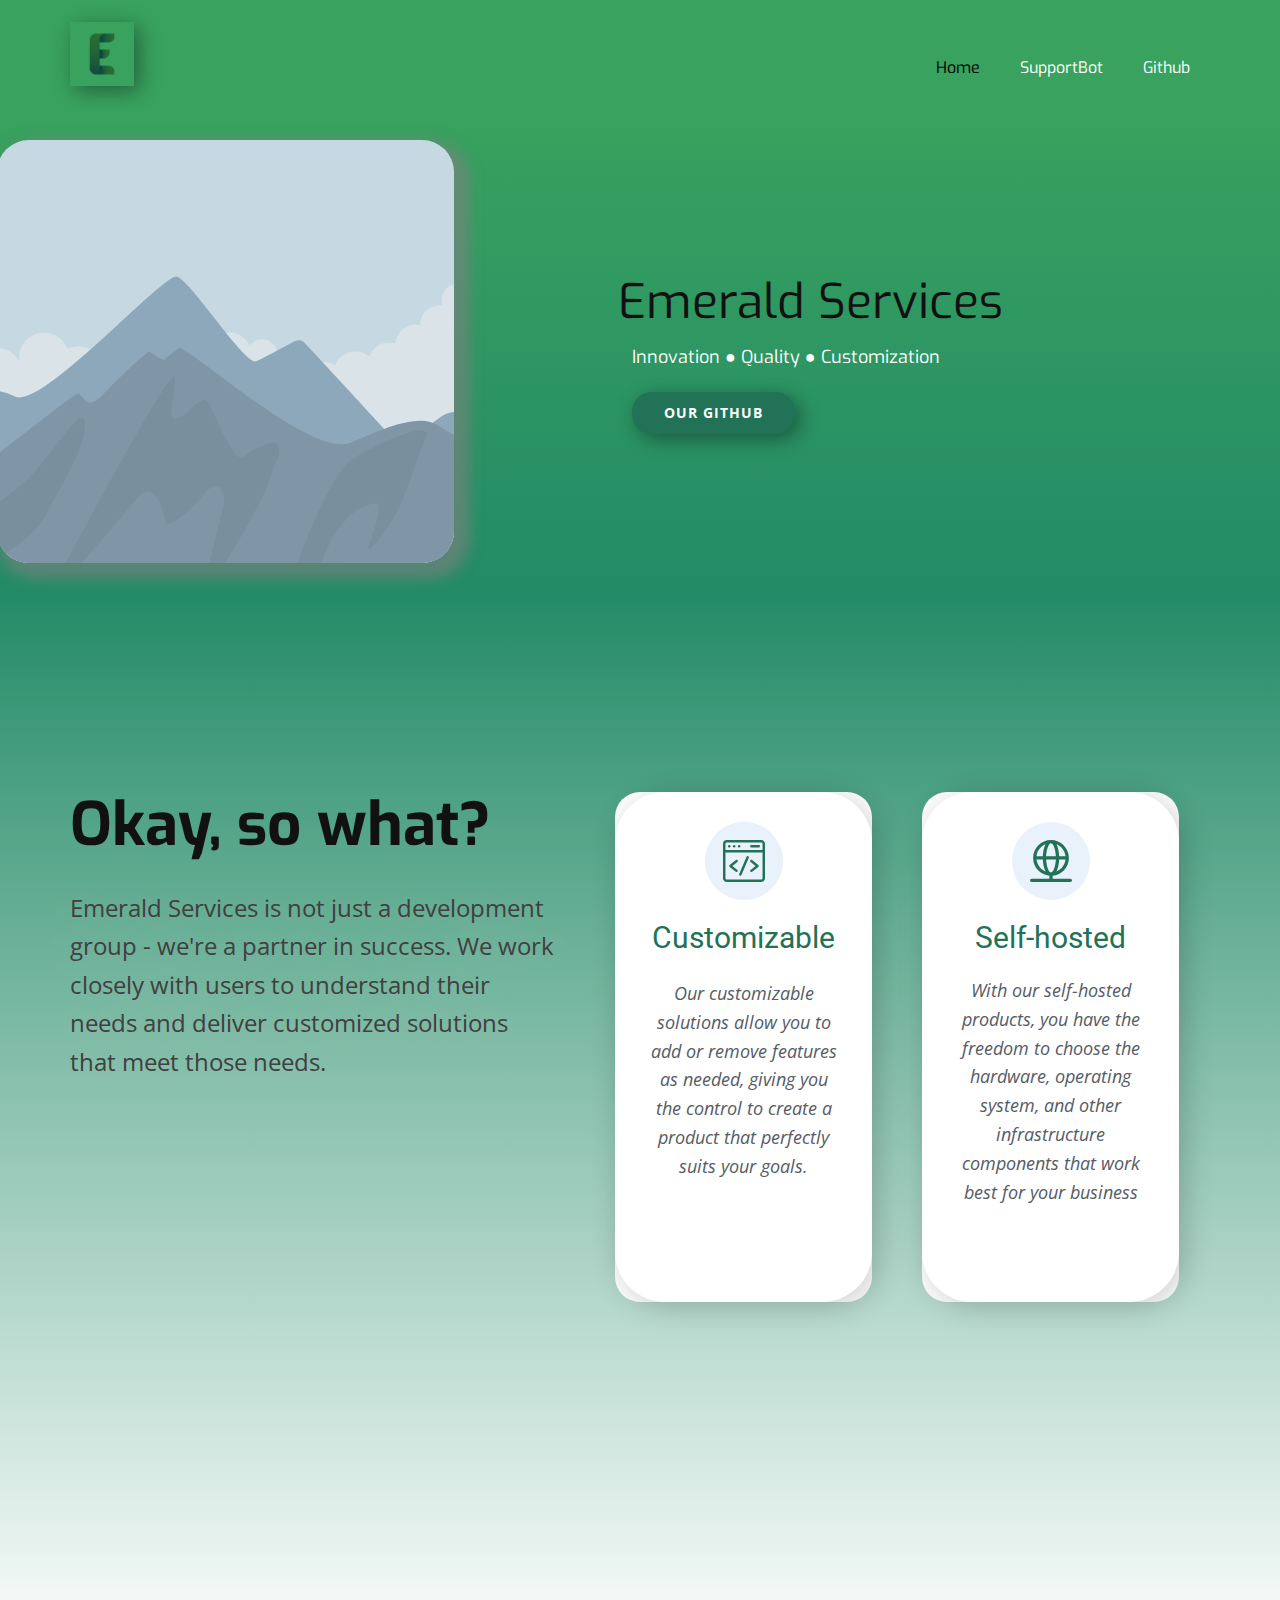
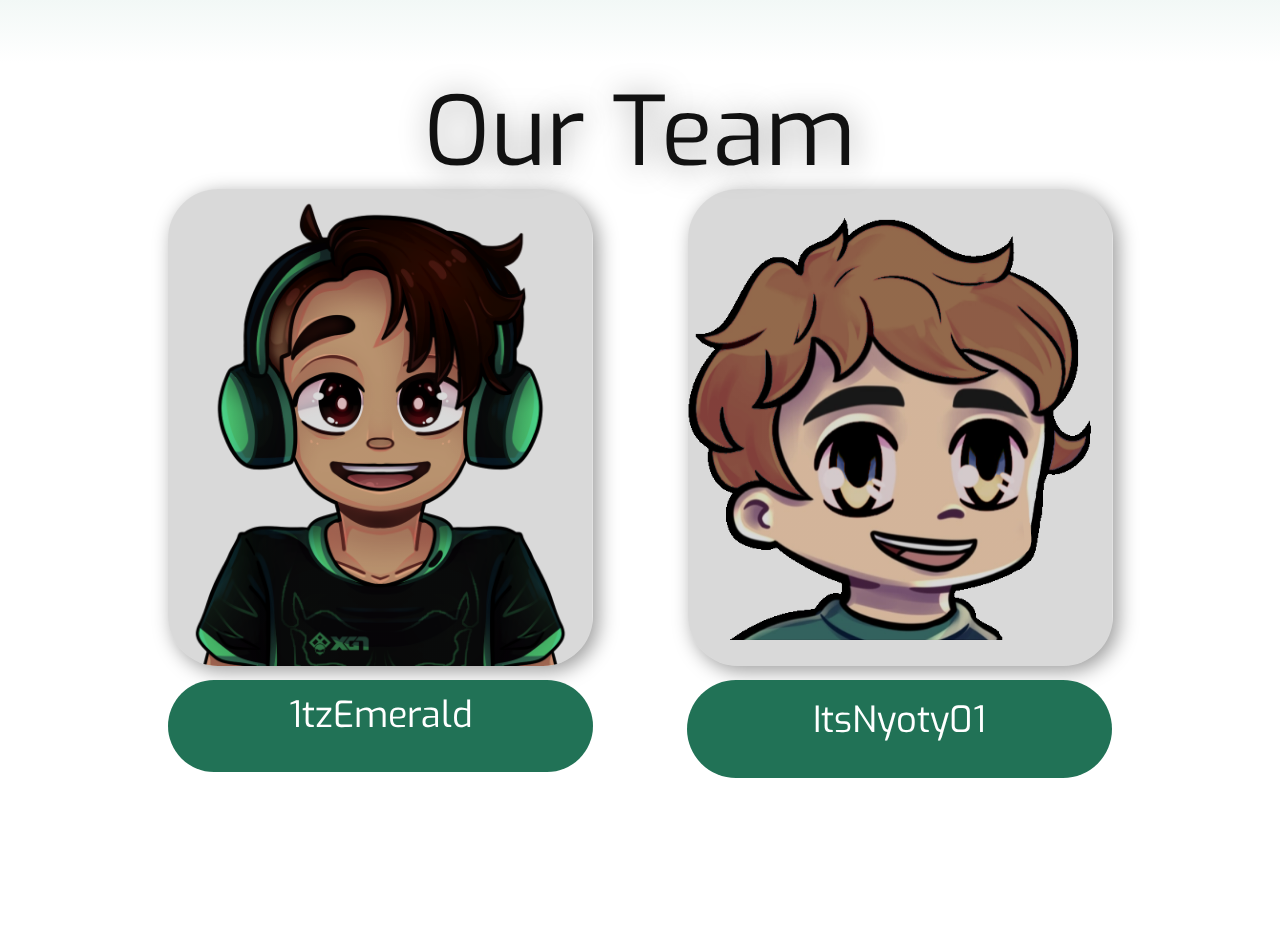
<file: index.html>
<!DOCTYPE html>
<html style="font-size: 16px;" lang="en"><head>
    <meta name="viewport" content="width=device-width, initial-scale=1.0">
    <meta charset="utf-8">
    <meta name="keywords" content="SupportBot Emerald Services Development Discord.js discordbot">
    <meta name="description" content="">
    <title>Home</title>
    <link rel="stylesheet" href="nicepage.css" media="screen">
<link rel="stylesheet" href="Home.css" media="screen">
    <script class="u-script" type="text/javascript" src="jquery.js" defer=""></script>
    <script class="u-script" type="text/javascript" src="nicepage.js" defer=""></script>    
    <link id="u-theme-google-font" rel="stylesheet" href="https://fonts.googleapis.com/css?family=Roboto:100,100i,300,300i,400,400i,500,500i,700,700i,900,900i|Open+Sans:300,300i,400,400i,500,500i,600,600i,700,700i,800,800i">
    <link id="u-page-google-font" rel="stylesheet" href="https://fonts.googleapis.com/css?family=Ubuntu:300,300i,400,400i,500,500i,700,700i">
    <link rel="preconnect" href="https://fonts.googleapis.com">
    <link rel="preconnect" href="https://fonts.gstatic.com" crossorigin>
    <link href="https://fonts.googleapis.com/css2?family=Exo:ital,wght@1,900&display=swap" rel="stylesheet">
    
    
    
    
    <script type="application/ld+json">{
		"@context": "http://schema.org",
		"@type": "Organization",
		"name": "",
		"logo": "images/EmeraldGFX_Logo_TP.png"
}</script>
    <meta name="theme-color" content="#478ac9">
    <meta property="og:title" content="Home">
    <meta property="og:type" content="website">
  <meta data-intl-tel-input-cdn-path="intlTelInput/" /></head>
  <body class="u-body u-xl-mode" data-lang="nl"><header class="u-clearfix u-custom-color-1 u-header u-header" id="sec-3be1"><div class="u-clearfix u-sheet u-sheet-1">
        <a href="index.html" class="u-image u-logo u-image-1" data-image-width="1080" data-image-height="1080">
          <img src="images/EmeraldGFX_Logo_TP.png" class="u-logo-image u-logo-image-1">
        </a>
        <nav class="u-menu u-menu-one-level u-offcanvas u-menu-1">
          <div class="menu-collapse u-custom-font u-font-ubuntu" style="font-size: 1rem; letter-spacing: 0px;">
            <a class="u-button-style u-custom-border-radius u-custom-left-right-menu-spacing u-custom-padding-bottom u-custom-text-active-color u-custom-text-shadow u-custom-text-shadow-blur u-custom-text-shadow-color u-custom-text-shadow-transparency u-custom-text-shadow-x u-custom-text-shadow-y u-custom-top-bottom-menu-spacing u-nav-link u-text-active-palette-1-base u-text-hover-palette-2-base" href="#">
              <svg class="u-svg-link" viewBox="0 0 24 24"><use xmlns:xlink="http://www.w3.org/1999/xlink" xlink:href="#menu-hamburger"></use></svg>
              <svg class="u-svg-content" version="1.1" id="menu-hamburger" viewBox="0 0 16 16" x="0px" y="0px" xmlns:xlink="http://www.w3.org/1999/xlink" xmlns="http://www.w3.org/2000/svg"><g><rect y="1" width="16" height="2"></rect><rect y="7" width="16" height="2"></rect><rect y="13" width="16" height="2"></rect>
</g></svg>
            </a>
          </div>
          <div class="u-custom-menu u-nav-container">
            <ul class="u-custom-font u-font-ubuntu u-nav u-unstyled u-nav-1"><li class="u-nav-item"><a class="u-button-style u-nav-link u-text-active-black u-text-hover-palette-2-base" href="Home.html" style="padding: 10px 20px;">Home</a>
</li><li class="u-nav-item"><a class="u-button-style u-nav-link u-text-active-black u-text-hover-palette-2-base" href="SupportBot.html" style="padding: 10px 20px;">SupportBot</a>
</li><li class="u-nav-item"><a class="u-button-style u-nav-link u-text-active-black u-text-hover-palette-2-base" href="https://github.com/Emerald-Services/SupportBot" target="_blank" style="padding: 10px 20px;">Github</a>
</li></ul>
          </div>
          <div class="u-custom-menu u-nav-container-collapse">
            <div class="u-black u-container-style u-inner-container-layout u-opacity u-opacity-95 u-sidenav">
              <div class="u-inner-container-layout u-sidenav-overflow">
                <div class="u-menu-close"></div>
                <ul class="u-align-center u-nav u-popupmenu-items u-unstyled u-nav-2"><li class="u-nav-item"><a class="u-button-style u-nav-link" href="Home.html">Home</a>
</li><li class="u-nav-item"><a class="u-button-style u-nav-link" href="SupportBot.html">SupportBot</a>
</li><li class="u-nav-item"><a class="u-button-style u-nav-link" href="https://github.com/Emerald-Services/SupportBot" target="_blank">Github</a>
</li></ul>
              </div>
            </div>
            <div class="u-black u-menu-overlay u-opacity u-opacity-70"></div>
          </div>
        </nav>
      </div></header>
    <section class="u-clearfix u-gradient u-section-1" id="sec-ce3c">
      <div class="u-clearfix u-sheet u-sheet-1">
        <img class="u-align-left u-image u-image-round u-radius-32 u-image-1" data-image-width="2000" data-image-height="1333" src="[data-uri]">
        <h2 class="u-custom-font u-font-ubuntu u-text u-text-default u-text-1">Emerald Services</h2>
        <p class="u-custom-font u-font-ubuntu u-text u-text-default u-text-2"> Innovation ● Quality ● Customization</p>
        <a href="" class="u-border-none u-btn u-btn-round u-button-style u-custom-color-3 u-radius-20 u-btn-1">Our github</a>
      </div>
    </section>
    <section class="u-align-center u-clearfix u-gradient u-section-2" id="carousel_ff1e">
      <div class="u-clearfix u-sheet u-sheet-1">
        <div class="u-align-left u-container-style u-group u-shape-rectangle u-group-1">
          <div class="u-container-layout u-container-layout-1">
            <h1 class="u-custom-font u-font-ubuntu u-text u-text-default u-text-1">Okay, so what?</h1>
            <p class="u-text u-text-grey-75 u-text-2"> Emerald Services is not just a development group - we're a partner in success. We work closely with users to understand their needs and deliver customized solutions that meet those needs.</p>
          </div>
        </div>
        <div class="u-clearfix u-expanded-width-sm u-expanded-width-xs u-gutter-50 u-layout-wrap u-layout-wrap-1">
          <div class="u-gutter-0 u-layout">
            <div class="u-layout-row">
              <div class="u-size-30">
                <div class="u-layout-col">
                  <div class="u-align-center u-container-style u-layout-cell u-radius-50 u-shape-round u-size-60 u-white u-layout-cell-1">
                    <div class="u-container-layout u-container-layout-2"><span class="u-icon u-icon-circle u-palette-1-light-3 u-text-custom-color-3 u-icon-1"><svg class="u-svg-link" preserveAspectRatio="xMidYMin slice" viewBox="0 0 512 512" style=""><use xmlns:xlink="http://www.w3.org/1999/xlink" xlink:href="#svg-f542"></use></svg><svg class="u-svg-content" viewBox="0 0 512 512" id="svg-f542"><path d="m467 1h-422c-24.813 0-45 20.187-45 45v420c0 24.813 20.187 45 45 45h422c24.813 0 45-20.187 45-45v-420c0-24.813-20.187-45-45-45zm-422 30h422c8.271 0 15 6.729 15 15v75h-452v-75c0-8.271 6.729-15 15-15zm422 450h-422c-8.271 0-15-6.729-15-15v-315h452v315c0 8.271-6.729 15-15 15z"></path><path d="m306.909 197.213c-7.614-3.263-16.433.264-19.696 7.878l-90 210c-3.264 7.614.264 16.433 7.878 19.696 7.617 3.264 16.434-.266 19.696-7.878l90-210c3.264-7.615-.264-16.433-7.878-19.696z"></path><path d="m177.713 246.629c-5.176-6.469-14.617-7.517-21.083-2.342l-75 60c-7.499 5.997-7.504 17.424 0 23.426l75 60c6.469 5.176 15.91 4.126 21.083-2.342 5.175-6.469 4.127-15.909-2.343-21.083l-60.358-48.288 60.358-48.287c6.47-5.175 7.518-14.614 2.343-21.084z"></path><path d="m430.37 304.287-75-60c-6.469-5.176-15.909-4.127-21.083 2.342-5.175 6.469-4.127 15.909 2.343 21.083l60.358 48.288-60.358 48.287c-6.47 5.175-7.518 14.614-2.343 21.083 5.182 6.476 14.623 7.512 21.083 2.342l75-60c7.499-5.997 7.504-17.423 0-23.425z"></path><circle cx="76" cy="76" r="15"></circle><circle cx="136" cy="76" r="15"></circle><circle cx="196" cy="76" r="15"></circle><path d="m346 91h90c8.284 0 15-6.716 15-15s-6.716-15-15-15h-90c-8.284 0-15 6.716-15 15s6.716 15 15 15z"></path></svg></span><span class="u-icon u-icon-circle u-palette-1-light-3 u-text-custom-color-3 u-icon-2"><svg class="u-svg-link" preserveAspectRatio="xMidYMin slice" viewBox="0 0 512 512" style=""><use xmlns:xlink="http://www.w3.org/1999/xlink" xlink:href="#svg-0413"></use></svg><svg class="u-svg-content" viewBox="0 0 512 512" id="svg-0413"><path d="m467 1h-422c-24.813 0-45 20.187-45 45v420c0 24.813 20.187 45 45 45h422c24.813 0 45-20.187 45-45v-420c0-24.813-20.187-45-45-45zm-422 30h422c8.271 0 15 6.729 15 15v75h-452v-75c0-8.271 6.729-15 15-15zm422 450h-422c-8.271 0-15-6.729-15-15v-315h452v315c0 8.271-6.729 15-15 15z"></path><path d="m306.909 197.213c-7.614-3.263-16.433.264-19.696 7.878l-90 210c-3.264 7.614.264 16.433 7.878 19.696 7.617 3.264 16.434-.266 19.696-7.878l90-210c3.264-7.615-.264-16.433-7.878-19.696z"></path><path d="m177.713 246.629c-5.176-6.469-14.617-7.517-21.083-2.342l-75 60c-7.499 5.997-7.504 17.424 0 23.426l75 60c6.469 5.176 15.91 4.126 21.083-2.342 5.175-6.469 4.127-15.909-2.343-21.083l-60.358-48.288 60.358-48.287c6.47-5.175 7.518-14.614 2.343-21.084z"></path><path d="m430.37 304.287-75-60c-6.469-5.176-15.909-4.127-21.083 2.342-5.175 6.469-4.127 15.909 2.343 21.083l60.358 48.288-60.358 48.287c-6.47 5.175-7.518 14.614-2.343 21.083 5.182 6.476 14.623 7.512 21.083 2.342l75-60c7.499-5.997 7.504-17.423 0-23.425z"></path><circle cx="76" cy="76" r="15"></circle><circle cx="136" cy="76" r="15"></circle><circle cx="196" cy="76" r="15"></circle><path d="m346 91h90c8.284 0 15-6.716 15-15s-6.716-15-15-15h-90c-8.284 0-15 6.716-15 15s6.716 15 15 15z"></path></svg></span>
                      <h3 class="u-text u-text-custom-color-3 u-text-default u-text-3">Customizable</h3>
                      <p class="u-text u-text-palette-5-dark-2 u-text-4"> Our customizable solutions allow you to add or remove features as needed, giving you the control to create a product that perfectly suits your goals.</p>
                    </div>
                  </div>
                </div>
              </div>
              <div class="u-size-30">
                <div class="u-layout-col">
                  <div class="u-align-center u-container-style u-layout-cell u-radius-50 u-shape-round u-size-60 u-white u-layout-cell-2">
                    <div class="u-container-layout u-container-layout-3"><span class="u-icon u-icon-circle u-palette-1-light-3 u-text-custom-color-3 u-icon-3"><svg class="u-svg-link" preserveAspectRatio="xMidYMin slice" viewBox="0 0 512 512" style=""><use xmlns:xlink="http://www.w3.org/1999/xlink" xlink:href="#svg-e131"></use></svg><svg class="u-svg-content" viewBox="0 0 512 512" id="svg-e131"><path d="m492 472h-216v-36.914062c109.730469-9.914063 198-102.0625 198-217.085938 0-120.480469-97.5-218-218-218-120.480469 0-218 97.5-218 218 0 58.230469 22.675781 112.976562 63.851562 154.148438 36.421876 36.425781 83.46875 58.359374 134.148438 62.9375v36.914062h-216c-11.046875 0-20 8.953125-20 20s8.953125 20 20 20h472c11.046875 0 20-8.953125 20-20s-8.953125-20-20-20zm-59.128906-274h-77.261719c-1.832031-47.128906-10.902344-103.070312-32.40625-144.816406 59.027344 24.160156 102.289063 79.132812 109.667969 144.816406zm-77.261719 40h77.261719c-7.378906 65.683594-50.640625 120.65625-109.667969 144.816406 21.519531-41.777344 30.578125-97.742187 32.40625-144.816406zm-99.609375-198c38.996094 0 57.757812 114.359375 59.582031 158h-119.164062c2.320312-55.503906 23.808593-158 59.582031-158zm-176.871094 198h77.261719c1.832031 47.132812 10.902344 103.070312 32.40625 144.816406-59.027344-24.160156-102.289063-79.132812-109.667969-144.816406zm77.261719-40h-77.261719c7.378906-65.683594 50.640625-120.65625 109.667969-144.816406-21.523437 41.777344-30.578125 97.746094-32.40625 144.816406zm99.609375 198c-38.996094 0-57.757812-114.359375-59.582031-158h119.160156c-2.308594 55.320312-23.777344 158-59.578125 158zm0 0"></path></svg></span>
                      <h3 class="u-text u-text-custom-color-3 u-text-default u-text-5">Self-hosted</h3>
                      <p class="u-text u-text-palette-5-dark-2 u-text-6"> With our self-hosted products, you have the freedom to choose the hardware, operating system, and other infrastructure components that work best for your business</p>
                    </div>
                  </div>
                </div>
              </div>
            </div>
          </div>
        </div>
      </div>
    </section>
    <section class="u-clearfix u-section-3" id="sec-f8dd">
      <div class="u-clearfix u-sheet u-sheet-1">
        <h1 class="u-align-center u-custom-font u-font-ubuntu u-text u-text-default u-title u-text-1">Our Team</h1>
        <div class="u-expanded-width-md u-expanded-width-sm u-expanded-width-xs u-list u-list-1">
          <div class="u-repeater u-repeater-1">
            <div class="u-container-style u-image u-list-item u-radius-50 u-repeater-item u-shading u-image-1" data-image-width="1000" data-image-height="1000" data-animation-name="pulse" data-animation-duration="1000" data-animation-direction="" data-animation-delay="0">
              <div class="u-container-layout u-similar-container u-container-layout-1"></div>
            </div>
            <div class="u-container-style u-image u-image-contain u-list-item u-radius-50 u-repeater-item u-shading u-image-2" data-image-width="533" data-image-height="533" data-animation-name="pulse" data-animation-duration="1000" data-animation-direction="" data-animation-delay="0">
              <div class="u-container-layout u-similar-container u-container-layout-2"></div>
            </div>
          </div>
        </div>
        <div class="u-container-style u-custom-color-3 u-expanded-width-xs u-group u-radius-50 u-shape-round u-group-1">
          <div class="u-container-layout u-valign-middle-md u-valign-middle-sm u-valign-middle-xs u-container-layout-3">
            <h3 class="u-align-center u-custom-font u-font-ubuntu u-text u-text-default u-text-2">1tzEmerald<br>
            </h3>
          </div>
        </div>
        <div class="u-container-style u-custom-color-3 u-expanded-width-xs u-group u-radius-50 u-shape-round u-group-2">
          <div class="u-container-layout u-valign-top-md u-valign-top-sm u-valign-top-xs u-container-layout-4">
            <h3 class="u-align-center u-custom-font u-font-ubuntu u-text u-text-default u-text-3">ItsNyoty01</h3>
          </div>
        </div>
      </div>
    </section>
</body></html>
</file>
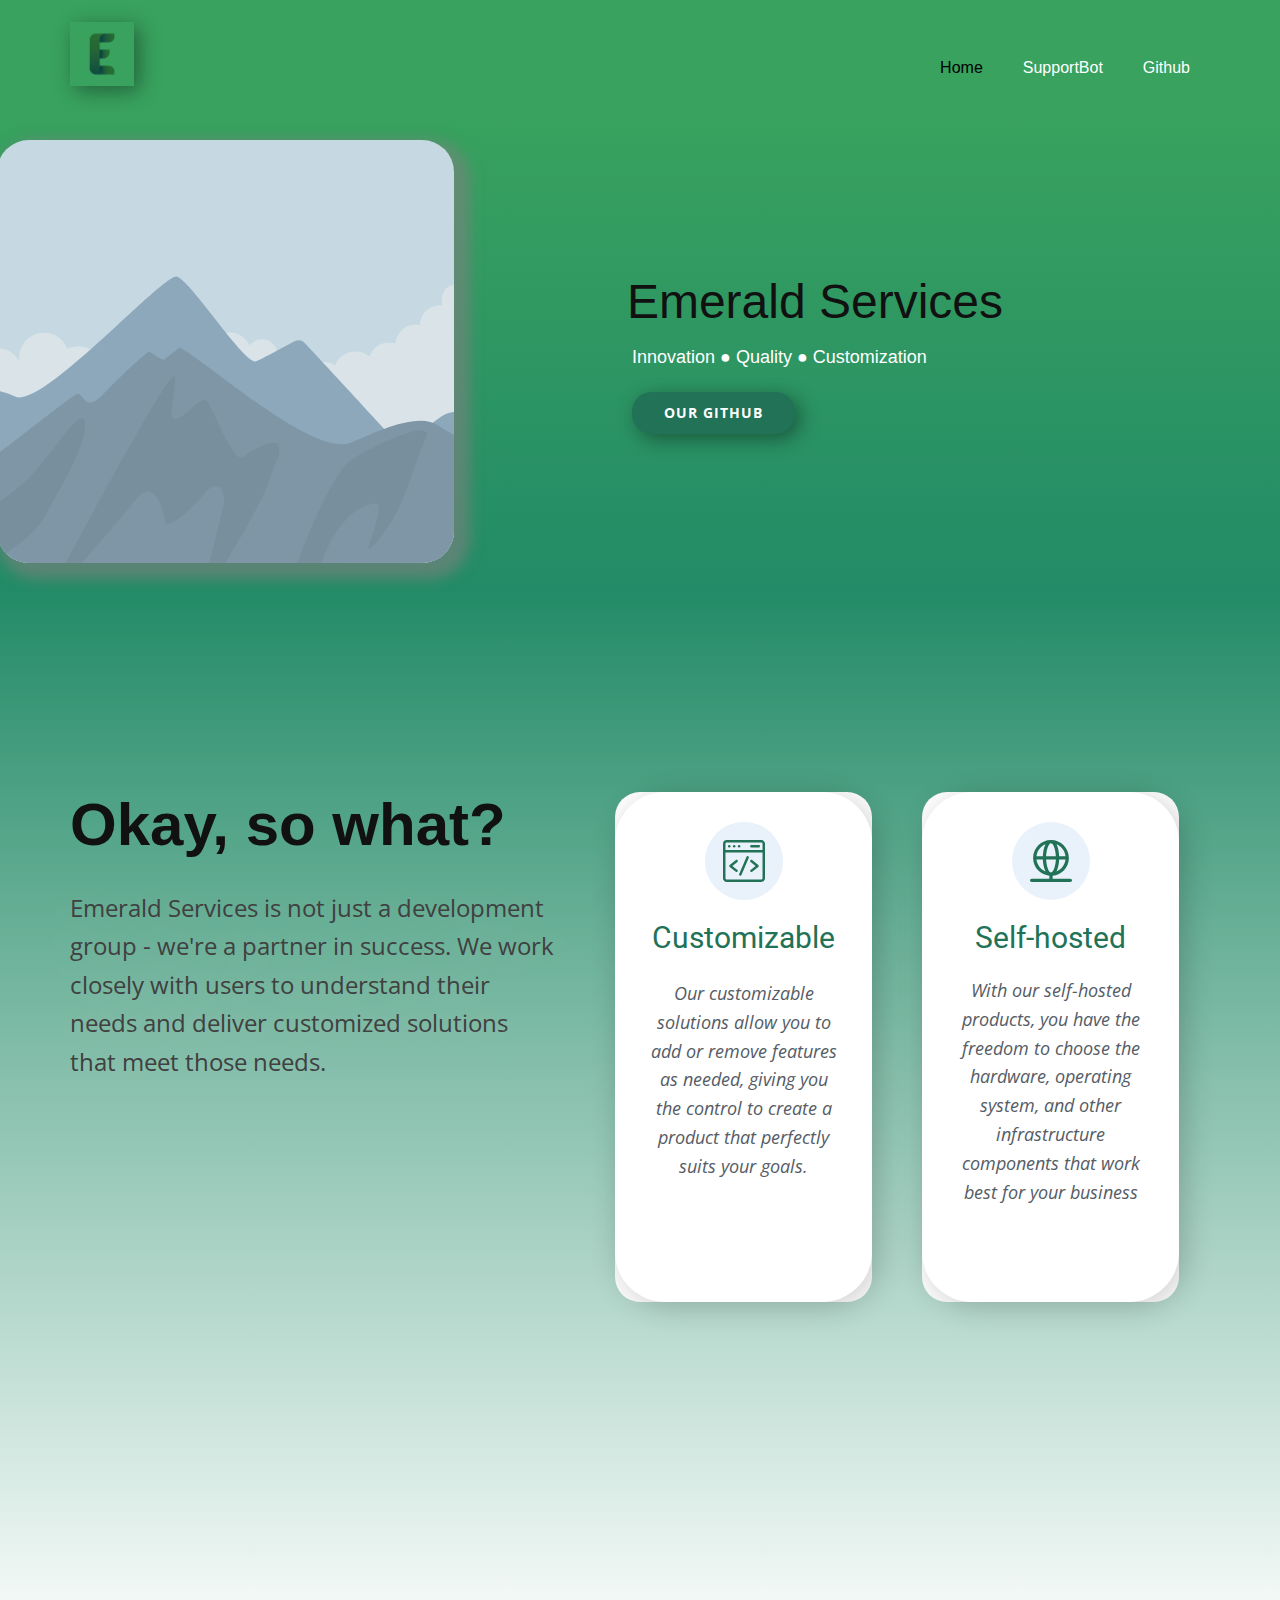
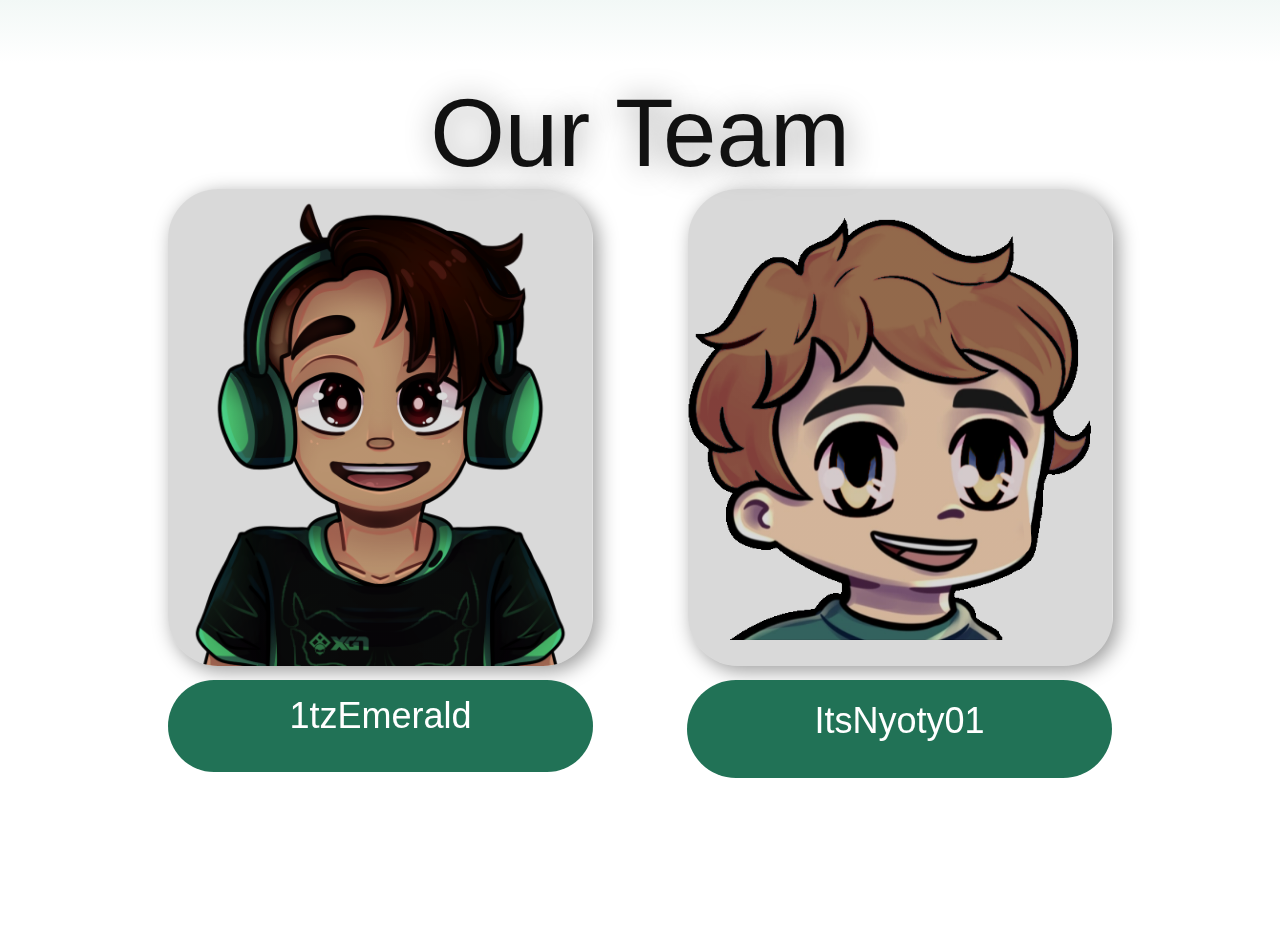
<file: Home.html>
<!DOCTYPE html>
<html style="font-size: 16px;" lang="en"><head>
    <meta name="viewport" content="width=device-width, initial-scale=1.0">
    <meta charset="utf-8">
    <meta name="keywords" content="SupportBot Emerald Services Development Discord.js discordbot">
    <meta name="description" content="">
    <title>Home</title>
    <link rel="stylesheet" href="nicepage.css" media="screen">
<link rel="stylesheet" href="Home.css" media="screen">
    <script class="u-script" type="text/javascript" src="jquery.js" defer=""></script>
    <script class="u-script" type="text/javascript" src="nicepage.js" defer=""></script>    
    <link id="u-theme-google-font" rel="stylesheet" href="https://fonts.googleapis.com/css?family=Roboto:100,100i,300,300i,400,400i,500,500i,700,700i,900,900i|Open+Sans:300,300i,400,400i,500,500i,600,600i,700,700i,800,800i">
    <link id="u-page-google-font" rel="stylesheet" href="https://fonts.googleapis.com/css?family=Ubuntu:300,300i,400,400i,500,500i,700,700i">
    
    
    
    
    <script type="application/ld+json">{
		"@context": "http://schema.org",
		"@type": "Organization",
		"name": "",
		"logo": "images/EmeraldGFX_Logo_TP.png"
}</script>
    <meta name="theme-color" content="#478ac9">
    <meta property="og:title" content="Home">
    <meta property="og:type" content="website">
  <meta data-intl-tel-input-cdn-path="intlTelInput/" /></head>
  <body class="u-body u-xl-mode" data-lang="nl"><header class="u-clearfix u-custom-color-1 u-header u-header" id="sec-3be1"><div class="u-clearfix u-sheet u-sheet-1">
        <a href="index.html" class="u-image u-logo u-image-1" data-image-width="1080" data-image-height="1080">
          <img src="images/EmeraldGFX_Logo_TP.png" class="u-logo-image u-logo-image-1">
        </a>
        <nav class="u-menu u-menu-one-level u-offcanvas u-menu-1">
          <div class="menu-collapse u-custom-font u-font-ubuntu" style="font-size: 1rem; letter-spacing: 0px;">
            <a class="u-button-style u-custom-border-radius u-custom-left-right-menu-spacing u-custom-padding-bottom u-custom-text-active-color u-custom-text-shadow u-custom-text-shadow-blur u-custom-text-shadow-color u-custom-text-shadow-transparency u-custom-text-shadow-x u-custom-text-shadow-y u-custom-top-bottom-menu-spacing u-nav-link u-text-active-palette-1-base u-text-hover-palette-2-base" href="#">
              <svg class="u-svg-link" viewBox="0 0 24 24"><use xmlns:xlink="http://www.w3.org/1999/xlink" xlink:href="#menu-hamburger"></use></svg>
              <svg class="u-svg-content" version="1.1" id="menu-hamburger" viewBox="0 0 16 16" x="0px" y="0px" xmlns:xlink="http://www.w3.org/1999/xlink" xmlns="http://www.w3.org/2000/svg"><g><rect y="1" width="16" height="2"></rect><rect y="7" width="16" height="2"></rect><rect y="13" width="16" height="2"></rect>
</g></svg>
            </a>
          </div>
          <div class="u-custom-menu u-nav-container">
            <ul class="u-custom-font u-font-ubuntu u-nav u-unstyled u-nav-1"><li class="u-nav-item"><a class="u-button-style u-nav-link u-text-active-black u-text-hover-palette-2-base" href="Home.html" style="padding: 10px 20px;">Home</a>
</li><li class="u-nav-item"><a class="u-button-style u-nav-link u-text-active-black u-text-hover-palette-2-base" href="SupportBot.html" style="padding: 10px 20px;">SupportBot</a>
</li><li class="u-nav-item"><a class="u-button-style u-nav-link u-text-active-black u-text-hover-palette-2-base" href="https://github.com/Emerald-Services/SupportBot" target="_blank" style="padding: 10px 20px;">Github</a>
</li></ul>
          </div>
          <div class="u-custom-menu u-nav-container-collapse">
            <div class="u-black u-container-style u-inner-container-layout u-opacity u-opacity-95 u-sidenav">
              <div class="u-inner-container-layout u-sidenav-overflow">
                <div class="u-menu-close"></div>
                <ul class="u-align-center u-nav u-popupmenu-items u-unstyled u-nav-2"><li class="u-nav-item"><a class="u-button-style u-nav-link" href="Home.html">Home</a>
</li><li class="u-nav-item"><a class="u-button-style u-nav-link" href="SupportBot.html">SupportBot</a>
</li><li class="u-nav-item"><a class="u-button-style u-nav-link" href="https://github.com/Emerald-Services/SupportBot" target="_blank">Github</a>
</li></ul>
              </div>
            </div>
            <div class="u-black u-menu-overlay u-opacity u-opacity-70"></div>
          </div>
        </nav>
      </div></header>
    <section class="u-clearfix u-gradient u-section-1" id="sec-ce3c">
      <div class="u-clearfix u-sheet u-sheet-1">
        <img class="u-align-left u-image u-image-round u-radius-32 u-image-1" data-image-width="2000" data-image-height="1333" src="[data-uri]">
        <h2 class="u-custom-font u-font-ubuntu u-text u-text-default u-text-1">Emerald Services</h2>
        <p class="u-custom-font u-font-ubuntu u-text u-text-default u-text-2"> Innovation ● Quality ● Customization</p>
        <a href="" class="u-border-none u-btn u-btn-round u-button-style u-custom-color-3 u-radius-20 u-btn-1">Our github</a>
      </div>
    </section>
    <section class="u-align-center u-clearfix u-gradient u-section-2" id="carousel_ff1e">
      <div class="u-clearfix u-sheet u-sheet-1">
        <div class="u-align-left u-container-style u-group u-shape-rectangle u-group-1">
          <div class="u-container-layout u-container-layout-1">
            <h1 class="u-custom-font u-font-ubuntu u-text u-text-default u-text-1">Okay, so what?</h1>
            <p class="u-text u-text-grey-75 u-text-2"> Emerald Services is not just a development group - we're a partner in success. We work closely with users to understand their needs and deliver customized solutions that meet those needs.</p>
          </div>
        </div>
        <div class="u-clearfix u-expanded-width-sm u-expanded-width-xs u-gutter-50 u-layout-wrap u-layout-wrap-1">
          <div class="u-gutter-0 u-layout">
            <div class="u-layout-row">
              <div class="u-size-30">
                <div class="u-layout-col">
                  <div class="u-align-center u-container-style u-layout-cell u-radius-50 u-shape-round u-size-60 u-white u-layout-cell-1">
                    <div class="u-container-layout u-container-layout-2"><span class="u-icon u-icon-circle u-palette-1-light-3 u-text-custom-color-3 u-icon-1"><svg class="u-svg-link" preserveAspectRatio="xMidYMin slice" viewBox="0 0 512 512" style=""><use xmlns:xlink="http://www.w3.org/1999/xlink" xlink:href="#svg-f542"></use></svg><svg class="u-svg-content" viewBox="0 0 512 512" id="svg-f542"><path d="m467 1h-422c-24.813 0-45 20.187-45 45v420c0 24.813 20.187 45 45 45h422c24.813 0 45-20.187 45-45v-420c0-24.813-20.187-45-45-45zm-422 30h422c8.271 0 15 6.729 15 15v75h-452v-75c0-8.271 6.729-15 15-15zm422 450h-422c-8.271 0-15-6.729-15-15v-315h452v315c0 8.271-6.729 15-15 15z"></path><path d="m306.909 197.213c-7.614-3.263-16.433.264-19.696 7.878l-90 210c-3.264 7.614.264 16.433 7.878 19.696 7.617 3.264 16.434-.266 19.696-7.878l90-210c3.264-7.615-.264-16.433-7.878-19.696z"></path><path d="m177.713 246.629c-5.176-6.469-14.617-7.517-21.083-2.342l-75 60c-7.499 5.997-7.504 17.424 0 23.426l75 60c6.469 5.176 15.91 4.126 21.083-2.342 5.175-6.469 4.127-15.909-2.343-21.083l-60.358-48.288 60.358-48.287c6.47-5.175 7.518-14.614 2.343-21.084z"></path><path d="m430.37 304.287-75-60c-6.469-5.176-15.909-4.127-21.083 2.342-5.175 6.469-4.127 15.909 2.343 21.083l60.358 48.288-60.358 48.287c-6.47 5.175-7.518 14.614-2.343 21.083 5.182 6.476 14.623 7.512 21.083 2.342l75-60c7.499-5.997 7.504-17.423 0-23.425z"></path><circle cx="76" cy="76" r="15"></circle><circle cx="136" cy="76" r="15"></circle><circle cx="196" cy="76" r="15"></circle><path d="m346 91h90c8.284 0 15-6.716 15-15s-6.716-15-15-15h-90c-8.284 0-15 6.716-15 15s6.716 15 15 15z"></path></svg></span><span class="u-icon u-icon-circle u-palette-1-light-3 u-text-custom-color-3 u-icon-2"><svg class="u-svg-link" preserveAspectRatio="xMidYMin slice" viewBox="0 0 512 512" style=""><use xmlns:xlink="http://www.w3.org/1999/xlink" xlink:href="#svg-0413"></use></svg><svg class="u-svg-content" viewBox="0 0 512 512" id="svg-0413"><path d="m467 1h-422c-24.813 0-45 20.187-45 45v420c0 24.813 20.187 45 45 45h422c24.813 0 45-20.187 45-45v-420c0-24.813-20.187-45-45-45zm-422 30h422c8.271 0 15 6.729 15 15v75h-452v-75c0-8.271 6.729-15 15-15zm422 450h-422c-8.271 0-15-6.729-15-15v-315h452v315c0 8.271-6.729 15-15 15z"></path><path d="m306.909 197.213c-7.614-3.263-16.433.264-19.696 7.878l-90 210c-3.264 7.614.264 16.433 7.878 19.696 7.617 3.264 16.434-.266 19.696-7.878l90-210c3.264-7.615-.264-16.433-7.878-19.696z"></path><path d="m177.713 246.629c-5.176-6.469-14.617-7.517-21.083-2.342l-75 60c-7.499 5.997-7.504 17.424 0 23.426l75 60c6.469 5.176 15.91 4.126 21.083-2.342 5.175-6.469 4.127-15.909-2.343-21.083l-60.358-48.288 60.358-48.287c6.47-5.175 7.518-14.614 2.343-21.084z"></path><path d="m430.37 304.287-75-60c-6.469-5.176-15.909-4.127-21.083 2.342-5.175 6.469-4.127 15.909 2.343 21.083l60.358 48.288-60.358 48.287c-6.47 5.175-7.518 14.614-2.343 21.083 5.182 6.476 14.623 7.512 21.083 2.342l75-60c7.499-5.997 7.504-17.423 0-23.425z"></path><circle cx="76" cy="76" r="15"></circle><circle cx="136" cy="76" r="15"></circle><circle cx="196" cy="76" r="15"></circle><path d="m346 91h90c8.284 0 15-6.716 15-15s-6.716-15-15-15h-90c-8.284 0-15 6.716-15 15s6.716 15 15 15z"></path></svg></span>
                      <h3 class="u-text u-text-custom-color-3 u-text-default u-text-3">Customizable</h3>
                      <p class="u-text u-text-palette-5-dark-2 u-text-4"> Our customizable solutions allow you to add or remove features as needed, giving you the control to create a product that perfectly suits your goals.</p>
                    </div>
                  </div>
                </div>
              </div>
              <div class="u-size-30">
                <div class="u-layout-col">
                  <div class="u-align-center u-container-style u-layout-cell u-radius-50 u-shape-round u-size-60 u-white u-layout-cell-2">
                    <div class="u-container-layout u-container-layout-3"><span class="u-icon u-icon-circle u-palette-1-light-3 u-text-custom-color-3 u-icon-3"><svg class="u-svg-link" preserveAspectRatio="xMidYMin slice" viewBox="0 0 512 512" style=""><use xmlns:xlink="http://www.w3.org/1999/xlink" xlink:href="#svg-e131"></use></svg><svg class="u-svg-content" viewBox="0 0 512 512" id="svg-e131"><path d="m492 472h-216v-36.914062c109.730469-9.914063 198-102.0625 198-217.085938 0-120.480469-97.5-218-218-218-120.480469 0-218 97.5-218 218 0 58.230469 22.675781 112.976562 63.851562 154.148438 36.421876 36.425781 83.46875 58.359374 134.148438 62.9375v36.914062h-216c-11.046875 0-20 8.953125-20 20s8.953125 20 20 20h472c11.046875 0 20-8.953125 20-20s-8.953125-20-20-20zm-59.128906-274h-77.261719c-1.832031-47.128906-10.902344-103.070312-32.40625-144.816406 59.027344 24.160156 102.289063 79.132812 109.667969 144.816406zm-77.261719 40h77.261719c-7.378906 65.683594-50.640625 120.65625-109.667969 144.816406 21.519531-41.777344 30.578125-97.742187 32.40625-144.816406zm-99.609375-198c38.996094 0 57.757812 114.359375 59.582031 158h-119.164062c2.320312-55.503906 23.808593-158 59.582031-158zm-176.871094 198h77.261719c1.832031 47.132812 10.902344 103.070312 32.40625 144.816406-59.027344-24.160156-102.289063-79.132812-109.667969-144.816406zm77.261719-40h-77.261719c7.378906-65.683594 50.640625-120.65625 109.667969-144.816406-21.523437 41.777344-30.578125 97.746094-32.40625 144.816406zm99.609375 198c-38.996094 0-57.757812-114.359375-59.582031-158h119.160156c-2.308594 55.320312-23.777344 158-59.578125 158zm0 0"></path></svg></span>
                      <h3 class="u-text u-text-custom-color-3 u-text-default u-text-5">Self-hosted</h3>
                      <p class="u-text u-text-palette-5-dark-2 u-text-6"> With our self-hosted products, you have the freedom to choose the hardware, operating system, and other infrastructure components that work best for your business</p>
                    </div>
                  </div>
                </div>
              </div>
            </div>
          </div>
        </div>
      </div>
    </section>
    <section class="u-clearfix u-section-3" id="sec-f8dd">
      <div class="u-clearfix u-sheet u-sheet-1">
        <h1 class="u-align-center u-custom-font u-font-ubuntu u-text u-text-default u-title u-text-1">Our Team</h1>
        <div class="u-expanded-width-md u-expanded-width-sm u-expanded-width-xs u-list u-list-1">
          <div class="u-repeater u-repeater-1">
            <div class="u-container-style u-image u-list-item u-radius-50 u-repeater-item u-shading u-image-1" data-image-width="1000" data-image-height="1000" data-animation-name="pulse" data-animation-duration="1000" data-animation-direction="" data-animation-delay="0">
              <div class="u-container-layout u-similar-container u-container-layout-1"></div>
            </div>
            <div class="u-container-style u-image u-image-contain u-list-item u-radius-50 u-repeater-item u-shading u-image-2" data-image-width="533" data-image-height="533" data-animation-name="pulse" data-animation-duration="1000" data-animation-direction="" data-animation-delay="0">
              <div class="u-container-layout u-similar-container u-container-layout-2"></div>
            </div>
          </div>
        </div>
        <div class="u-container-style u-custom-color-3 u-expanded-width-xs u-group u-radius-50 u-shape-round u-group-1">
          <div class="u-container-layout u-valign-middle-md u-valign-middle-sm u-valign-middle-xs u-container-layout-3">
            <h3 class="u-align-center u-custom-font u-font-ubuntu u-text u-text-default u-text-2">1tzEmerald<br>
            </h3>
          </div>
        </div>
        <div class="u-container-style u-custom-color-3 u-expanded-width-xs u-group u-radius-50 u-shape-round u-group-2">
          <div class="u-container-layout u-valign-top-md u-valign-top-sm u-valign-top-xs u-container-layout-4">
            <h3 class="u-align-center u-custom-font u-font-ubuntu u-text u-text-default u-text-3">ItsNyoty01</h3>
          </div>
        </div>
      </div>
    </section>
</body></html>
</file>
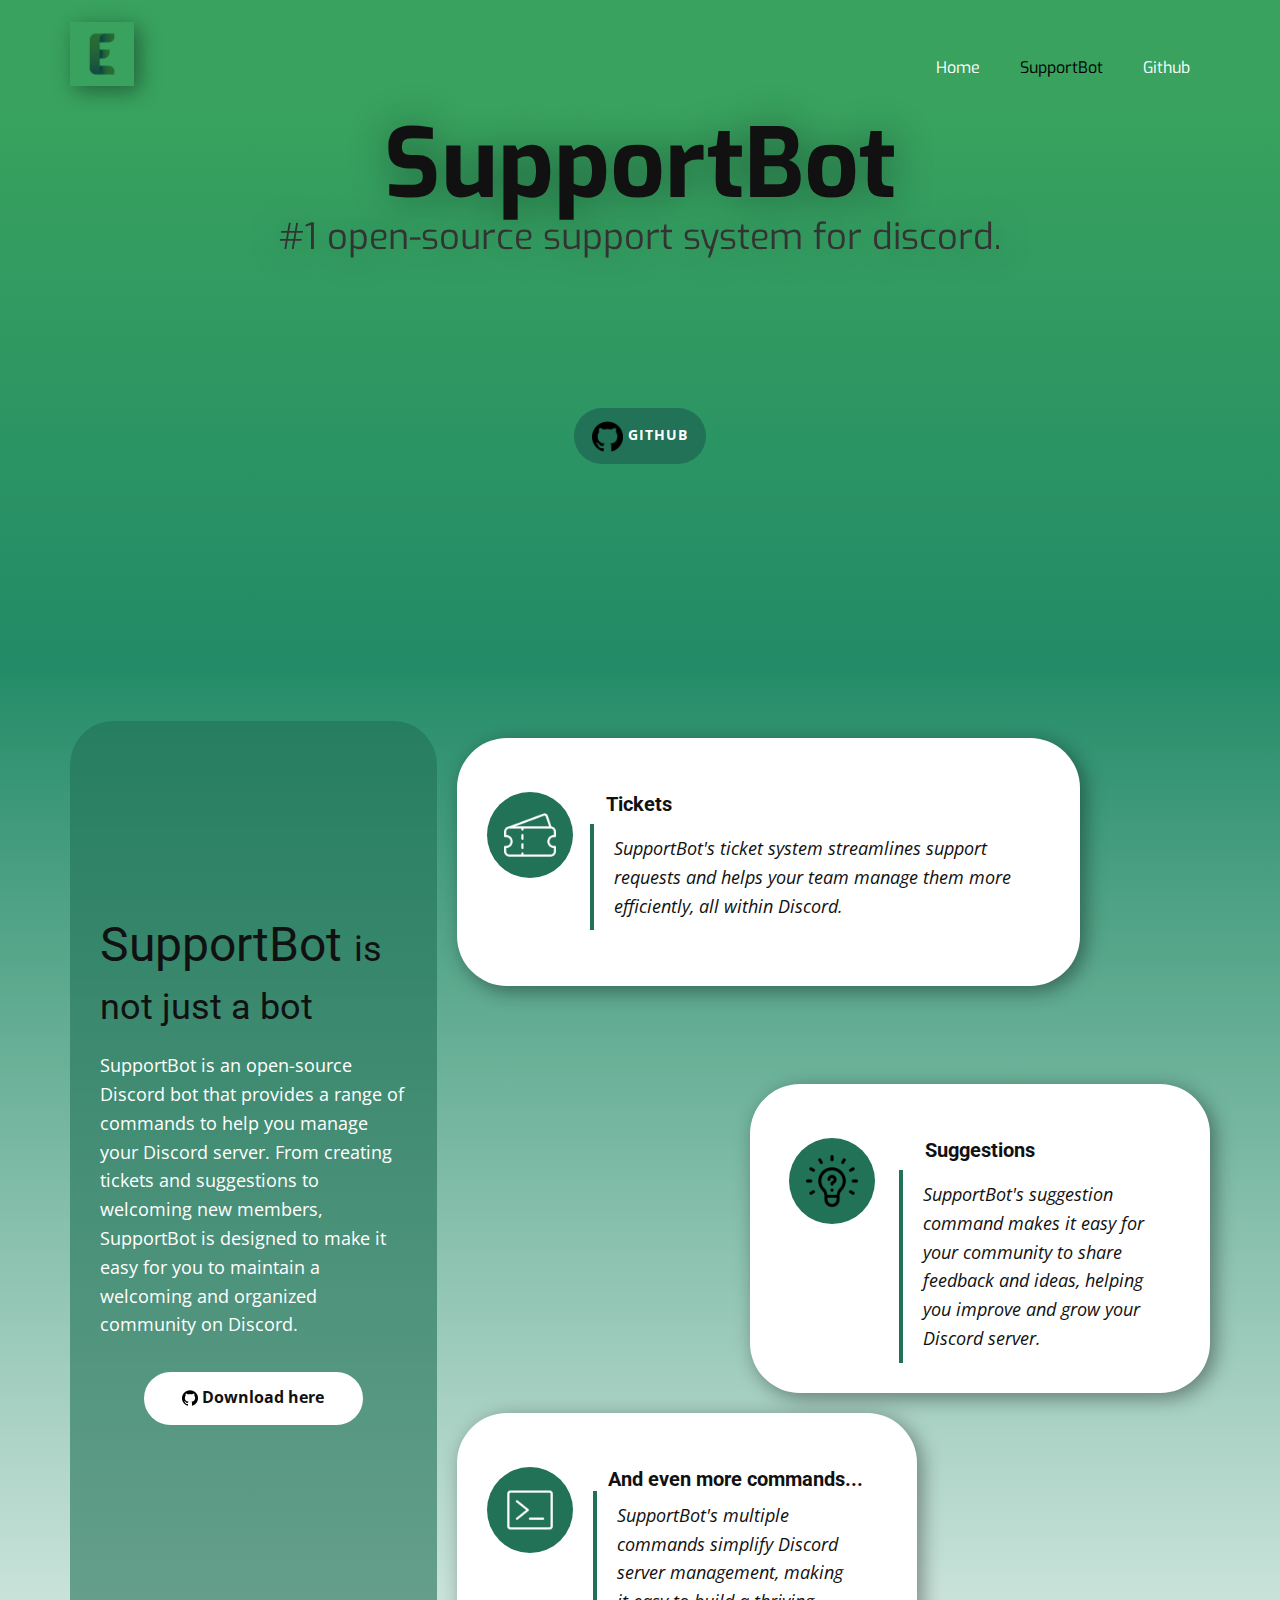
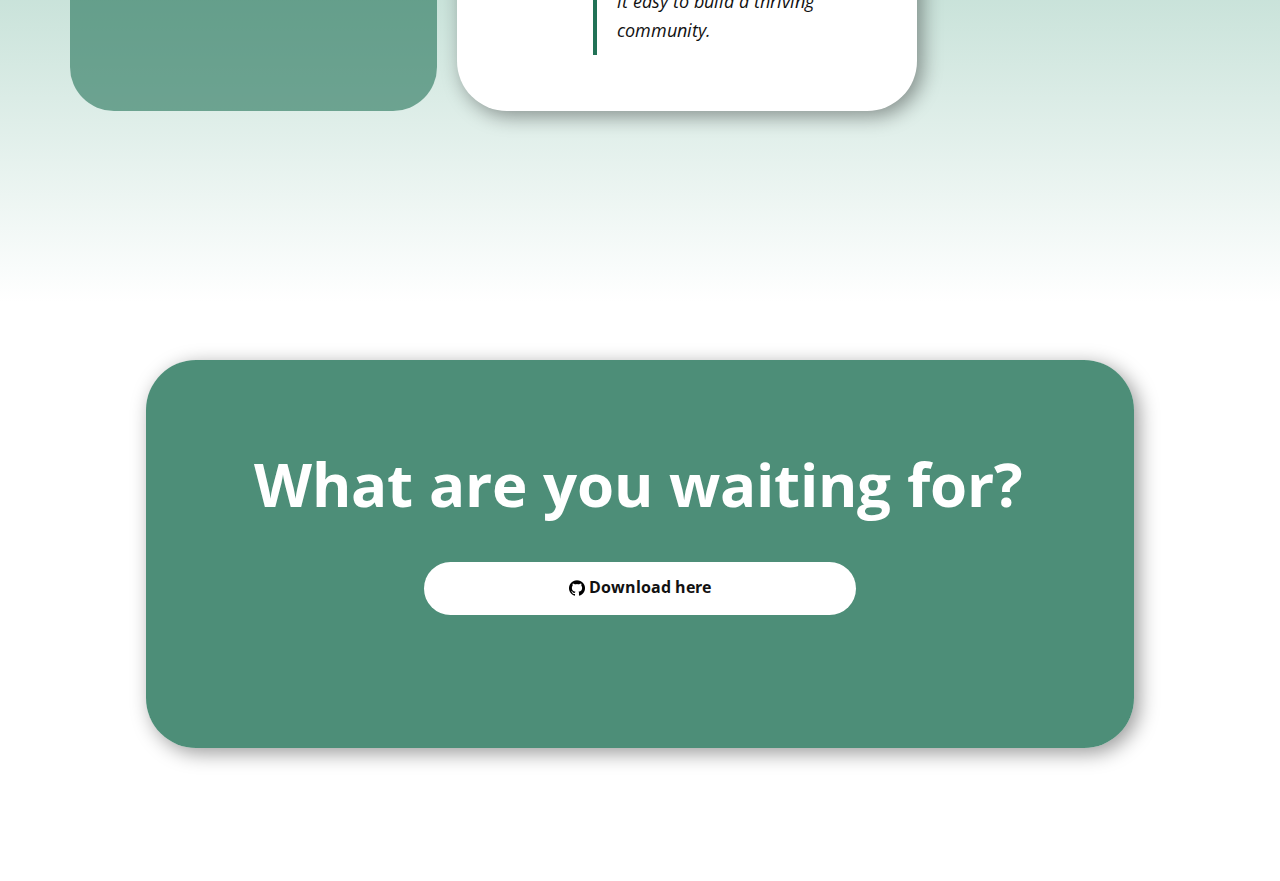
<file: SupportBot.html>
<!DOCTYPE html>
<html style="font-size: 16px;" lang="nl"><head>
    <meta name="viewport" content="width=device-width, initial-scale=1.0">
    <meta charset="utf-8">
    <meta name="keywords" content="SupportBot, ​&nbsp;#1 ope​n-source support system for discord.">
    <meta name="description" content="">
    <title>SupportBot</title>
    <link rel="stylesheet" href="nicepage.css" media="screen">
<link rel="stylesheet" href="SupportBot.css" media="screen">
    <script class="u-script" type="text/javascript" src="jquery.js" defer=""></script>
    <script class="u-script" type="text/javascript" src="nicepage.js" defer=""></script>
    <link id="u-theme-google-font" rel="stylesheet" href="https://fonts.googleapis.com/css?family=Roboto:100,100i,300,300i,400,400i,500,500i,700,700i,900,900i|Open+Sans:300,300i,400,400i,500,500i,600,600i,700,700i,800,800i">
    <link id="u-page-google-font" rel="stylesheet" href="https://fonts.googleapis.com/css?family=Ubuntu:300,300i,400,400i,500,500i,700,700i">
    <link rel="preconnect" href="https://fonts.googleapis.com">
    <link rel="preconnect" href="https://fonts.gstatic.com" crossorigin>
    <link href="https://fonts.googleapis.com/css2?family=Exo:ital,wght@1,900&display=swap" rel="stylesheet">
    
    
    
    <script type="application/ld+json">{
		"@context": "http://schema.org",
		"@type": "Organization",
		"name": "",
		"logo": "images/EmeraldGFX_Logo_TP.png"
}</script>
    <meta name="theme-color" content="#478ac9">
    <meta property="og:title" content="SupportBot">
    <meta property="og:type" content="website">
  <meta data-intl-tel-input-cdn-path="intlTelInput/" /></head>
  <body class="u-body u-xl-mode" data-lang="nl"><header class="u-clearfix u-custom-color-1 u-header u-header" id="sec-3be1"><div class="u-clearfix u-sheet u-sheet-1">
        <a href="index.html" class="u-image u-logo u-image-1" data-image-width="1080" data-image-height="1080">
          <img src="images/EmeraldGFX_Logo_TP.png" class="u-logo-image u-logo-image-1">
        </a>
        <nav class="u-menu u-menu-one-level u-offcanvas u-menu-1">
          <div class="menu-collapse u-custom-font u-font-ubuntu" style="font-size: 1rem; letter-spacing: 0px;">
            <a class="u-button-style u-custom-border-radius u-custom-left-right-menu-spacing u-custom-padding-bottom u-custom-text-active-color u-custom-text-shadow u-custom-text-shadow-blur u-custom-text-shadow-color u-custom-text-shadow-transparency u-custom-text-shadow-x u-custom-text-shadow-y u-custom-top-bottom-menu-spacing u-nav-link u-text-active-palette-1-base u-text-hover-palette-2-base" href="#">
              <svg class="u-svg-link" viewBox="0 0 24 24"><use xmlns:xlink="http://www.w3.org/1999/xlink" xlink:href="#menu-hamburger"></use></svg>
              <svg class="u-svg-content" version="1.1" id="menu-hamburger" viewBox="0 0 16 16" x="0px" y="0px" xmlns:xlink="http://www.w3.org/1999/xlink" xmlns="http://www.w3.org/2000/svg"><g><rect y="1" width="16" height="2"></rect><rect y="7" width="16" height="2"></rect><rect y="13" width="16" height="2"></rect>
</g></svg>
            </a>
          </div>
          <div class="u-custom-menu u-nav-container">
            <ul class="u-custom-font u-font-ubuntu u-nav u-unstyled u-nav-1"><li class="u-nav-item"><a class="u-button-style u-nav-link u-text-active-black u-text-hover-palette-2-base" href="Home.html" style="padding: 10px 20px;">Home</a>
</li><li class="u-nav-item"><a class="u-button-style u-nav-link u-text-active-black u-text-hover-palette-2-base" href="SupportBot.html" style="padding: 10px 20px;">SupportBot</a>
</li><li class="u-nav-item"><a class="u-button-style u-nav-link u-text-active-black u-text-hover-palette-2-base" href="https://github.com/Emerald-Services/SupportBot" target="_blank" style="padding: 10px 20px;">Github</a>
</li></ul>
          </div>
          <div class="u-custom-menu u-nav-container-collapse">
            <div class="u-black u-container-style u-inner-container-layout u-opacity u-opacity-95 u-sidenav">
              <div class="u-inner-container-layout u-sidenav-overflow">
                <div class="u-menu-close"></div>
                <ul class="u-align-center u-nav u-popupmenu-items u-unstyled u-nav-2"><li class="u-nav-item"><a class="u-button-style u-nav-link" href="Home.html">Home</a>
</li><li class="u-nav-item"><a class="u-button-style u-nav-link" href="SupportBot.html">SupportBot</a>
</li><li class="u-nav-item"><a class="u-button-style u-nav-link" href="https://github.com/Emerald-Services/SupportBot" target="_blank">Github</a>
</li></ul>
              </div>
            </div>
            <div class="u-black u-menu-overlay u-opacity u-opacity-70"></div>
          </div>
        </nav>
      </div></header>
    <section class="u-clearfix u-gradient u-section-1" id="sec-978c">
      <div class="u-clearfix u-sheet u-valign-top u-sheet-1">
        <h1 class="u-custom-font u-font-ubuntu u-text u-text-default u-title u-text-1" data-animation-name="customAnimationIn" data-animation-duration="1000">SupportBot</h1>
        <h2 class="u-align-center u-custom-font u-font-ubuntu u-subtitle u-text u-text-default u-text-grey-80 u-text-2"> &nbsp;#1 ope​n-source support system for discord.&nbsp;</h2>
        <a href="https://github.com/Emerald-Services/SupportBot" class="u-border-2 u-border-hover-grey-50 u-btn u-btn-round u-button-style u-custom-color-3 u-hover-custom-color-3 u-hover-feature u-radius-50 u-btn-1" target="_blank"><span class="u-file-icon u-icon u-icon-1"><img src="images/2111432.png" alt=""></span>&nbsp;github
        </a>
      </div>
      
    </section>
    <section class="u-clearfix u-gradient u-section-2" id="carousel_ec11">
      <div class="u-clearfix u-sheet u-sheet-1">
        <div class="u-clearfix u-expanded-width u-gutter-20 u-layout-wrap u-layout-wrap-1">
          <div class="u-layout">
            <div class="u-layout-row">
              <div class="u-size-20">
                <div class="u-layout-col">
                  <div class="u-container-align-center-xs u-container-style u-custom-color-3 u-layout-cell u-opacity u-opacity-60 u-radius-44 u-shape-round u-size-60 u-layout-cell-1">
                    <div class="u-container-layout u-valign-middle-lg u-valign-middle-md u-valign-middle-sm u-valign-middle-xs u-container-layout-1">
                      <h5 class="u-text u-text-body-color u-text-default u-text-1">SupportBot <span style="font-size: 2.25rem;">is not just a bot</span>
                      </h5>
                      <p class="u-text u-text-default u-text-2"> SupportBot is an open-source Discord bot that provides a range of commands to help you manage your Discord server. From creating tickets and suggestions to welcoming new members, SupportBot is designed to make it easy for you to maintain a welcoming and organized community on Discord.</p>
                      <a href="https://github.com/Emerald-Services/SupportBot" class="u-border-none u-btn u-btn-round u-button-style u-radius-50 u-white u-btn-1" target="_blank"><span class="u-file-icon u-icon"><img src="images/2111432.png" alt=""></span>&nbsp;Download here
                      </a>
                    </div>
                  </div>
                </div>
              </div>
              <div class="u-size-40">
                <div class="u-layout-col">
                  <div class="u-container-style u-layout-cell u-size-20 u-layout-cell-2">
                    <div class="u-container-layout u-valign-top-lg u-valign-top-md u-valign-top-sm u-valign-top-xs u-container-layout-2">
                      <div class="u-container-style u-group u-radius-50 u-shape-round u-white u-group-1">
                        <div class="u-container-layout u-valign-middle-md u-valign-middle-sm u-container-layout-3"><span class="u-custom-color-3 u-file-icon u-icon u-icon-circle u-icon-2"><img src="images/3702886-ee05d364.png" alt=""></span>
                          <h5 class="u-text u-text-default-lg u-text-default-xl u-text-3">Tickets</h5>
                          <blockquote class="u-border-custom-color-3 u-text u-text-4"> SupportBot's ticket system streamlines support requests and helps your team manage them more efficiently, all within Discord.</blockquote>
                        </div>
                      </div>
                    </div>
                  </div>
                  <div class="u-container-align-right u-container-style u-layout-cell u-size-20 u-layout-cell-3">
                    <div class="u-container-layout u-container-layout-4">
                      <div class="u-container-style u-group u-radius-50 u-shape-round u-white u-group-2">
                        <div class="u-container-layout u-container-layout-5">
                          <h5 class="u-text u-text-default-lg u-text-default-xl u-text-5">Suggestions</h5><span class="u-custom-color-3 u-file-icon u-icon u-icon-circle u-icon-3"><img src="images/4714846.png" alt=""></span>
                          <blockquote class="u-border-custom-color-3 u-text u-text-6"> SupportBot's suggestion command makes it easy for your community to share feedback and ideas, helping you improve and grow your Discord server.</blockquote>
                        </div>
                      </div>
                    </div>
                  </div>
                  <div class="u-container-style u-layout-cell u-size-20 u-layout-cell-4">
                    <div class="u-container-layout u-container-layout-6">
                      <div class="u-container-style u-group u-radius-50 u-shape-round u-white u-group-3">
                        <div class="u-container-layout u-valign-middle-md u-valign-middle-sm u-container-layout-7">
                          <h5 class="u-text u-text-default-lg u-text-default-xl u-text-7">And even more commands...</h5><span class="u-custom-color-3 u-file-icon u-icon u-icon-circle u-icon-4"><img src="images/4699831-6b1f4a15.png" alt=""></span>
                          <blockquote class="u-border-custom-color-3 u-text u-text-8"> SupportBot's multiple commands simplify Discord server management, making it easy to build a thriving community.</blockquote>
                        </div>
                      </div>
                    </div>
                  </div>
                </div>
              </div>
            </div>
          </div>
        </div>
      </div>
    </section>
    <section class="u-clearfix u-section-3" id="carousel_50c6">
      <div class="u-clearfix u-sheet u-sheet-1">
        <div class="u-container-style u-custom-color-3 u-expanded-width-xs u-group u-opacity u-opacity-80 u-radius-50 u-shape-round u-group-1">
          <div class="u-container-layout u-container-layout-1">
            <p class="u-large-text u-text u-text-default-lg u-text-default-md u-text-default-sm u-text-default-xl u-text-variant u-text-1">What are you waiting for?</p>
            <a href="https://github.com/Emerald-Services/SupportBot" class="u-border-none u-btn u-btn-round u-button-style u-radius-50 u-white u-btn-1" target="_blank"><span class="u-file-icon u-icon"><img src="images/2111432.png" alt=""></span>&nbsp;Download here
            </a>
          </div>
        </div>
      </div>
    </section>
</body></html>
</file>
